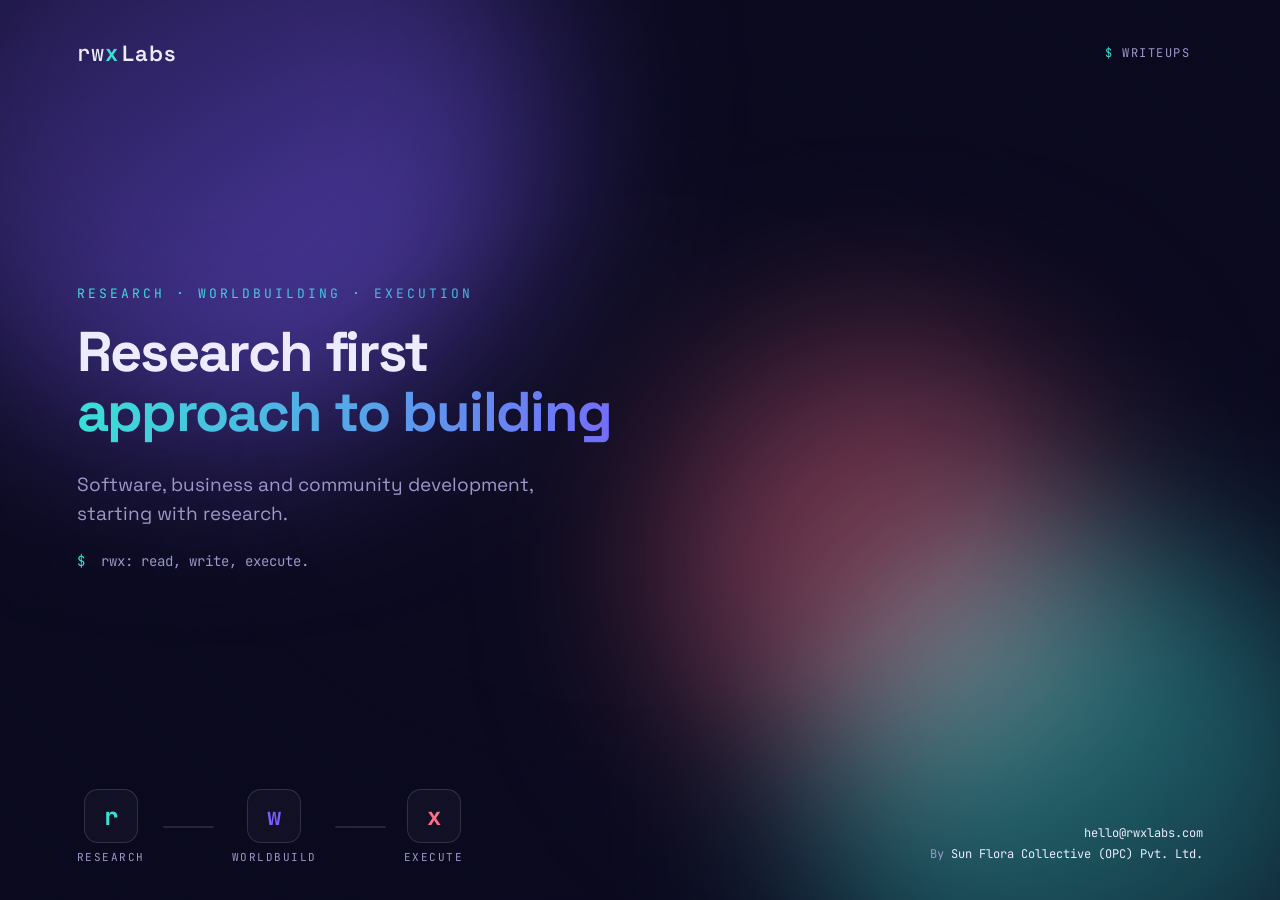
<file: index.html>
<!DOCTYPE html>
<html lang="en">
<head>
<meta charset="UTF-8">
<meta name="viewport" content="width=device-width, initial-scale=1.0">
<title>rwxLabs — Research · Worldbuild · Execution</title>
<meta name="description" content="An independent lab for research, worldbuilding, and execution as one pipeline. Research on grants data, governance and CROPS for Ethereum institutions.">
<link rel="alternate" type="application/json" href="research.json" title="rwxLabs research catalog">
<link rel="alternate" type="application/rss+xml" href="feed.xml" title="rwxLabs research">
<link rel="preconnect" href="https://fonts.googleapis.com">
<link rel="preconnect" href="https://fonts.gstatic.com" crossorigin>
<link href="https://fonts.googleapis.com/css2?family=Space+Grotesk:wght@400;500;600;700&family=JetBrains+Mono:wght@400;500;700&display=swap" rel="stylesheet">
<style>
  :root {
    --bg0: #0B0A1F;
    --bg1: #16123A;
    --violet: #7C5CFF;
    --cyan: #38E1D6;
    --coral: #FF6E8A;
    --gold: #FFC861;
    --text: #EDEBFF;
    --dim: #9B97C9;
    --mono: "JetBrains Mono", ui-monospace, monospace;
    --sans: "Space Grotesk", system-ui, sans-serif;
  }
  * { margin: 0; padding: 0; box-sizing: border-box; }
  html, body { height: 100%; overflow: hidden; }
  body {
    background: var(--bg0);
    color: var(--text);
    font-family: var(--sans);
    -webkit-font-smoothing: antialiased;
    position: relative;
  }

  /* ambient animated background */
  .aurora { position: fixed; inset: 0; z-index: 0; overflow: hidden; }
  .blob { position: absolute; border-radius: 50%; filter: blur(90px); opacity: 0.55; mix-blend-mode: screen; }
  .b1 { width: 52vw; height: 52vw; background: var(--violet); top: -18vw; left: -10vw; animation: drift1 22s ease-in-out infinite; }
  .b2 { width: 44vw; height: 44vw; background: var(--cyan); bottom: -16vw; right: -8vw; animation: drift2 26s ease-in-out infinite; }
  .b3 { width: 34vw; height: 34vw; background: var(--coral); top: 38%; left: 52%; opacity: 0.4; animation: drift3 30s ease-in-out infinite; }
  @keyframes drift1 { 0%,100%{transform:translate(0,0) scale(1)} 50%{transform:translate(8vw,6vw) scale(1.12)} }
  @keyframes drift2 { 0%,100%{transform:translate(0,0) scale(1)} 50%{transform:translate(-7vw,-5vw) scale(1.1)} }
  @keyframes drift3 { 0%,100%{transform:translate(0,0) scale(1)} 50%{transform:translate(-6vw,4vw) scale(0.9)} }

  /* subtle grain/vignette */
  .vignette { position: fixed; inset: 0; z-index: 1; pointer-events: none;
    background: radial-gradient(ellipse at center, transparent 40%, rgba(11,10,31,0.6) 100%); }

  .frame { position: relative; z-index: 2; height: 100%; display: flex; flex-direction: column;
    padding: clamp(22px, 4vh, 46px) clamp(24px, 6vw, 80px); }

  /* top bar */
  .top { display: flex; justify-content: space-between; align-items: center; }
  .logo { font-family: var(--mono); font-size: clamp(18px,2.4vw,22px); font-weight: 500; letter-spacing: 1px; }
  .logo .x { color: var(--cyan); font-weight: 700; }
  .logo .labs { font-family: var(--sans); font-weight: 600; margin-left: 3px; }
  .tabs { display: flex; gap: 4px; flex-wrap: wrap; font-family: var(--mono); font-size: 12px; letter-spacing: 1.5px;
    text-transform: uppercase; opacity: 0; animation: fadein .8s ease forwards .3s; }
  .tabs a { color: var(--dim); text-decoration: none; padding: 8px 12px; border-radius: 10px; border: 1px solid transparent; transition: color .2s, border-color .2s; }
  .tabs a:hover { color: var(--text); border-color: rgba(237,235,255,0.14); }
  .tabs a .k { color: var(--cyan); }

  /* center thesis */
  .core { flex: 1; display: flex; flex-direction: column; justify-content: center; max-width: 100%; }
  .eyebrow { font-family: var(--mono); font-size: clamp(11px,1.4vw,13px); letter-spacing: 3px;
    text-transform: uppercase; margin-bottom: clamp(14px,2.2vh,22px);
    background: linear-gradient(90deg, var(--cyan), var(--violet), var(--coral));
    -webkit-background-clip: text; background-clip: text; -webkit-text-fill-color: transparent;
    background-size: 200% auto; animation: shimmer 6s linear infinite, fadein .8s ease forwards; }
  @keyframes shimmer { to { background-position: 200% center; } }

  h1 { font-size: clamp(28px, 4.4vw, 56px); font-weight: 700; line-height: 1.08;
    letter-spacing: -0.03em; }
  h1 .line { white-space: nowrap; }
  h1 .line { display: block; opacity: 0; transform: translateY(22px);
    animation: rise .9s cubic-bezier(.2,.7,.2,1) forwards; }
  h1 .line:nth-child(1){ animation-delay:.15s } 
  h1 .line:nth-child(2){ animation-delay:.30s }
  h1 .line:nth-child(3){ animation-delay:.45s }
  h1 .grad { background: linear-gradient(100deg, var(--cyan) 0%, var(--violet) 55%, var(--coral) 100%);
    -webkit-background-clip: text; background-clip: text; -webkit-text-fill-color: transparent; }

  .sub { margin-top: clamp(18px,3vh,30px); font-size: clamp(15px,1.7vw,19px); color: var(--dim);
    max-width: 42ch; line-height: 1.55; opacity: 0; animation: fadein 1s ease forwards .7s; }
  .note { margin-top: clamp(16px,2.4vh,22px); font-family: var(--mono);
    font-size: clamp(12px,1.3vw,14px); color: var(--dim); max-width: 52ch; line-height: 1.7;
    opacity: 0; animation: fadein 1s ease forwards .9s; }
  .note .prompt { color: var(--cyan); margin-right: 8px; }
  .note .hl-mono { color: var(--text); font-weight: 700; }

  /* pipeline + footer row */
  .base { display: flex; justify-content: space-between; align-items: flex-end; gap: 24px; flex-wrap: wrap; }

  .pipe { display: flex; align-items: center; gap: clamp(10px,1.4vw,20px);
    opacity: 0; animation: fadein 1s ease forwards .9s; }
  .node { display: flex; flex-direction: column; align-items: center; gap: 7px; position: relative; }
  .dot { width: clamp(40px,5vw,54px); height: clamp(40px,5vw,54px); border-radius: 14px;
    display: grid; place-items: center; font-family: var(--mono); font-weight: 700;
    font-size: clamp(18px,2.4vw,24px); border: 1px solid rgba(237,235,255,0.14);
    background: rgba(255,255,255,0.03); backdrop-filter: blur(8px); position: relative; overflow: hidden; }
  .node.n1 .dot { color: var(--cyan); }
  .node.n2 .dot { color: var(--violet); }
  .node.n3 .dot { color: var(--coral); }
  .dot::after { content:""; position:absolute; inset:0; border-radius:14px;
    box-shadow: 0 0 0 0 currentColor; animation: pulse 3s ease-in-out infinite; }
  .node.n1 .dot::after { animation-delay: 0s; }
  .node.n2 .dot::after { animation-delay: 1s; }
  .node.n3 .dot::after { animation-delay: 2s; }
  @keyframes pulse { 0%,100%{ box-shadow: 0 0 0 0 rgba(255,255,255,0);} 
    35%{ box-shadow: 0 0 22px 1px currentColor; opacity:1;} }
  .node .lbl { font-family: var(--mono); font-size: clamp(9px,1vw,11px); letter-spacing: 1.5px;
    text-transform: uppercase; color: var(--dim); }

  .conn { width: clamp(26px,4vw,60px); height: 2px; border-radius: 2px; position: relative; overflow: hidden;
    background: rgba(237,235,255,0.12); }
  .conn::before { content:""; position:absolute; top:0; left:-40%; width:40%; height:100%;
    background: linear-gradient(90deg, transparent, var(--cyan), transparent);
    animation: flow 3s linear infinite; }
  .conn.c2::before { background: linear-gradient(90deg, transparent, var(--violet), transparent); animation-delay: 1.5s; }
  @keyframes flow { 0%{ left:-40%; } 100%{ left:110%; } }

  .meta { font-family: var(--mono); font-size: clamp(10px,1.1vw,12px); color: var(--dim);
    text-align: right; line-height: 1.7; opacity: 0; animation: fadein 1s ease forwards 1.1s; }
  .meta a { color: var(--text); text-decoration: none; transition: color .2s; }
  .meta a:hover { color: var(--cyan); }

  @keyframes rise { to { opacity: 1; transform: translateY(0); } }
  @keyframes fadein { to { opacity: 1; } }

  @media (max-width: 680px) {
    .core { max-width: 100%; }
    h1 { font-size: clamp(28px,8vw,40px); }
    h1 .line { white-space: normal; }
    .base { flex-direction: column; align-items: flex-start; gap: 22px; }
    .meta { text-align: left; }
    .top { flex-wrap: wrap; gap: 12px; }
    .tabs a { padding: 6px 8px; }
  }
  @media (prefers-reduced-motion: reduce) {
    * { animation: none !important; }
    h1 .line, .sub, .note, .eyebrow, .pipe, .meta, .tabs { opacity: 1 !important; transform: none !important; }
  }
</style>
</head>
<body>
  <div class="aurora">
    <div class="blob b1"></div>
    <div class="blob b2"></div>
    <div class="blob b3"></div>
  </div>
  <div class="vignette"></div>

  <div class="frame">
    <div class="top">
      <div class="logo">rw<span class="x">x</span><span class="labs">Labs</span></div>
      <nav class="tabs">
        <a href="research.html"><span class="k">$</span> writeups</a>
      </nav>
    </div>

    <div class="core">
      <div class="eyebrow">research · worldbuilding · execution</div>
      <h1>
        <span class="line">Research first</span>
        <span class="line grad">approach to building</span>
      </h1>
      <p class="sub">Software, business and community development, starting with research.</p>
      <p class="note"><span class="prompt">$</span> rwx: read, write, execute.</p>
    </div>

    <div class="base">
      <div class="pipe">
        <div class="node n1"><div class="dot">r</div><div class="lbl">research</div></div>
        <div class="conn c1"></div>
        <div class="node n2"><div class="dot">w</div><div class="lbl">worldbuild</div></div>
        <div class="conn c2"></div>
        <div class="node n3"><div class="dot">x</div><div class="lbl">execute</div></div>
      </div>
      <div class="meta">
        <a href="mailto:hello@rwxlabs.com">hello@rwxlabs.com</a><br>
        By <a href="https://sunfloracollective.com">Sun Flora Collective (OPC) Pvt. Ltd.</a> 
      </div>
    </div>
  </div>
</body>
</html>
</file>
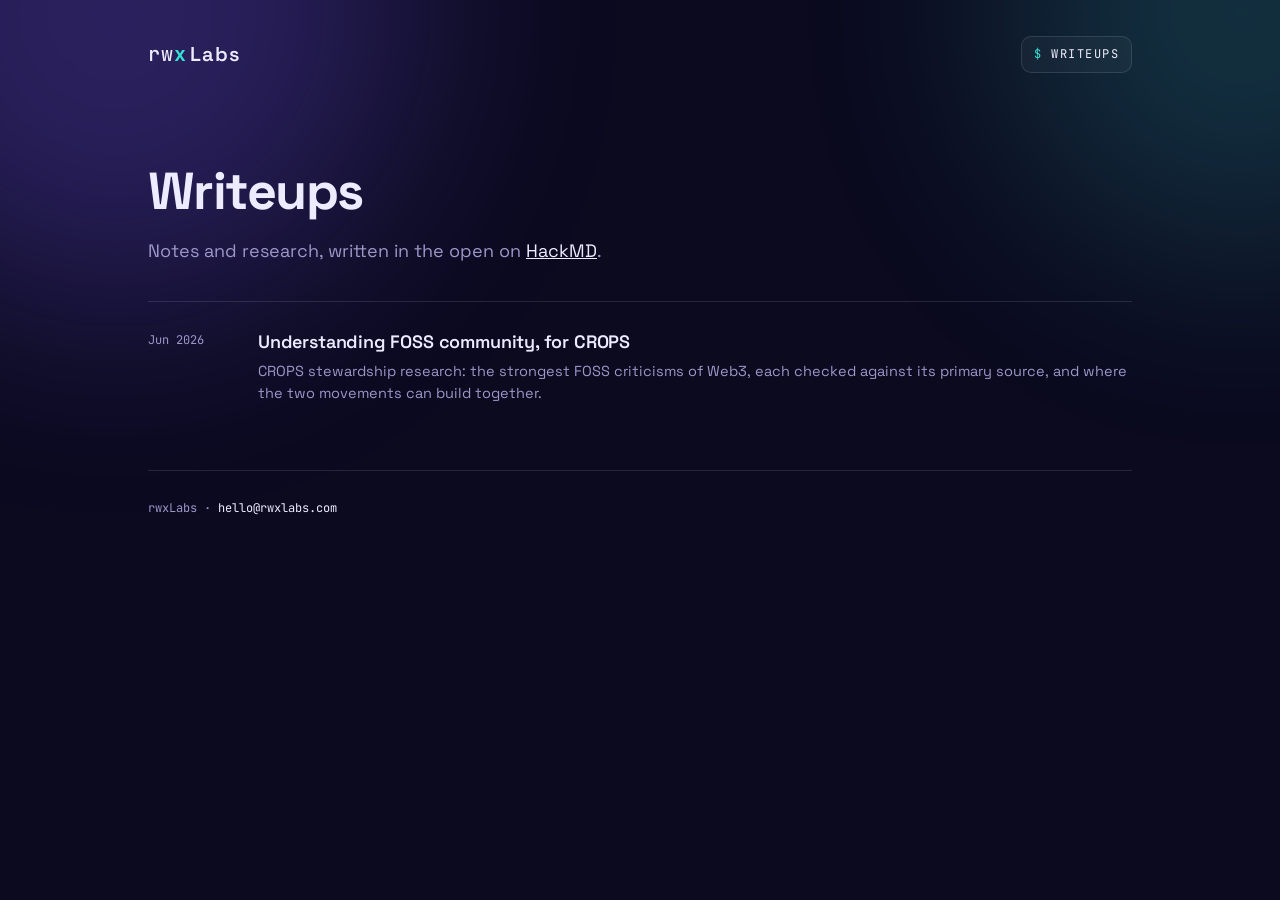
<file: research.html>
<!DOCTYPE html>
<html lang="en">
<head>
<meta charset="UTF-8">
<meta name="viewport" content="width=device-width, initial-scale=1.0">
<title>Writeups — rwxLabs</title>
<meta name="description" content="Writeups from rwxLabs on grants data, governance, ecosystems and open source.">
<link rel="alternate" type="application/rss+xml" href="feed.xml" title="rwxLabs writeups">
<link rel="preconnect" href="https://fonts.googleapis.com">
<link rel="preconnect" href="https://fonts.gstatic.com" crossorigin>
<link href="https://fonts.googleapis.com/css2?family=Space+Grotesk:wght@400;500;600;700&family=JetBrains+Mono:wght@400;500;700&display=swap" rel="stylesheet">
<link rel="stylesheet" href="assets/site.css">
</head>
<body>
<div class="glow"></div>
<div class="wrap">
  <nav class="nav">
    <a class="logo" href="index.html">rw<span class="x">x</span><span class="labs">Labs</span></a>
    <div class="tabs">
      <a href="research.html" aria-current="page"><span class="k">$</span> writeups</a>
    </div>
  </nav>

  <main id="list">
    <header class="page-head">
      <h1>Writeups</h1>
      <p>Notes and research, written in the open on <a href="https://hackmd.io/@rwxlabs">HackMD</a>.</p>
    </header>
    <ol class="posts" id="posts"></ol>
  </main>

  <main id="reader" hidden>
    <div class="reader-bar"><a href="research.html">← writeups</a></div>
    <iframe id="note" class="frame-embed" title="HackMD note"></iframe>
  </main>

  <footer>
    <div>rwxLabs · <a href="mailto:hello@rwxlabs.com">hello@rwxlabs.com</a></div>
  </footer>
</div>

<script src="assets/research.js"></script>
</body>
</html>
</file>
<file: assets/site.css>
/* rwxLabs — shared styles for inner pages (research, work, institutions, article reader).
   Same palette and type as the landing page, calmer motion for reading. */
:root {
  --bg0: #0B0A1F;
  --bg1: #16123A;
  --violet: #7C5CFF;
  --cyan: #38E1D6;
  --coral: #FF6E8A;
  --gold: #FFC861;
  --text: #EDEBFF;
  --dim: #9B97C9;
  --line: rgba(237,235,255,0.12);
  --card: rgba(255,255,255,0.035);
  --mono: "JetBrains Mono", ui-monospace, monospace;
  --sans: "Space Grotesk", system-ui, sans-serif;
  --read: 72ch;
}
* { margin: 0; padding: 0; box-sizing: border-box; }
html { scroll-behavior: smooth; }
body {
  background: var(--bg0); color: var(--text); font-family: var(--sans);
  -webkit-font-smoothing: antialiased; min-height: 100vh; line-height: 1.55;
}
a { color: var(--text); }
a:hover { color: var(--cyan); }
::selection { background: var(--violet); color: #fff; }

/* static ambient glow, no animation on inner pages */
.glow { position: fixed; inset: 0; z-index: 0; pointer-events: none; overflow: hidden; }
.glow::before, .glow::after { content: ""; position: absolute; border-radius: 50%; filter: blur(110px); opacity: .28; }
.glow::before { width: 46vw; height: 46vw; background: var(--violet); top: -22vw; left: -14vw; }
.glow::after  { width: 38vw; height: 38vw; background: var(--cyan); top: -18vw; right: -16vw; opacity: .18; }

.wrap { position: relative; z-index: 1; max-width: 1080px; margin: 0 auto; padding: 0 clamp(16px, 5vw, 48px); }

/* nav */
.nav { display: flex; justify-content: space-between; align-items: center; gap: 16px; flex-wrap: wrap;
  padding: clamp(20px, 4vh, 36px) 0; }
.logo { font-family: var(--mono); font-size: 20px; font-weight: 500; letter-spacing: 1px; text-decoration: none; color: var(--text); }
.logo .x { color: var(--cyan); font-weight: 700; }
.logo .labs { font-family: var(--sans); font-weight: 600; margin-left: 3px; }
.tabs { display: flex; gap: 4px; flex-wrap: wrap; font-family: var(--mono); font-size: 12px; letter-spacing: 1.5px; text-transform: uppercase; }
.tabs a { text-decoration: none; color: var(--dim); padding: 8px 12px; border-radius: 10px; border: 1px solid transparent; }
.tabs a:hover { color: var(--text); border-color: var(--line); }
.tabs a[aria-current="page"] { color: var(--text); border-color: var(--line); background: var(--card); }
.tabs a .k { color: var(--cyan); }

/* headings */
.eyebrow { font-family: var(--mono); font-size: 12px; letter-spacing: 3px; text-transform: uppercase; color: var(--cyan); margin-bottom: 14px; }
.page-head { padding: clamp(24px, 6vh, 64px) 0 clamp(20px, 4vh, 40px); border-bottom: 1px solid var(--line); }
.page-head h1 { font-size: clamp(30px, 5vw, 52px); line-height: 1.08; letter-spacing: -0.03em; font-weight: 700; max-width: 22ch; }
.page-head h1 .grad { background: linear-gradient(100deg, var(--cyan), var(--violet) 55%, var(--coral));
  -webkit-background-clip: text; background-clip: text; -webkit-text-fill-color: transparent; }
.page-head p { margin-top: 18px; color: var(--dim); font-size: clamp(15px, 1.6vw, 18px); max-width: 60ch; }
.page-head .cmd { margin-top: 14px; font-family: var(--mono); font-size: 13px; color: var(--dim); }
.page-head .cmd .p { color: var(--cyan); margin-right: 8px; }

section { padding: clamp(28px, 6vh, 56px) 0; }
section + section { border-top: 1px solid var(--line); }
h2 { font-size: clamp(22px, 3vw, 30px); letter-spacing: -0.02em; margin-bottom: 8px; }
.lede { color: var(--dim); max-width: 64ch; margin-bottom: 24px; }

/* chips + filters */
.filters { display: flex; flex-wrap: wrap; gap: 8px; margin: 22px 0 6px; }
.chip { font-family: var(--mono); font-size: 11px; letter-spacing: 1px; text-transform: uppercase;
  padding: 7px 11px; border-radius: 999px; border: 1px solid var(--line); background: transparent; color: var(--dim); cursor: pointer; }
.chip:hover { color: var(--text); }
.chip[aria-pressed="true"] { color: var(--bg0); background: var(--cyan); border-color: var(--cyan); }
.tag { display: inline-block; font-family: var(--mono); font-size: 10.5px; letter-spacing: .8px; text-transform: uppercase;
  color: var(--dim); border: 1px solid var(--line); border-radius: 999px; padding: 3px 8px; }
.tag.draft { color: var(--gold); border-color: rgba(255,200,97,.4); }
.tag.live { color: var(--cyan); border-color: rgba(56,225,214,.35); }

/* cards */
.grid { display: grid; grid-template-columns: repeat(auto-fill, minmax(300px, 1fr)); gap: 14px; }
.card { display: flex; flex-direction: column; gap: 10px; padding: 18px; border-radius: 16px;
  border: 1px solid var(--line); background: var(--card); text-decoration: none; color: var(--text);
  transition: border-color .2s, transform .2s; min-width: 0; }
a.card:hover { border-color: rgba(56,225,214,.45); transform: translateY(-2px); color: var(--text); }
.card .meta { font-family: var(--mono); font-size: 11px; color: var(--dim); display: flex; gap: 8px; flex-wrap: wrap; align-items: center; }
.card h3 { font-size: 17px; line-height: 1.3; letter-spacing: -0.01em; }
.card p { color: var(--dim); font-size: 14px; }
.card .for { font-family: var(--mono); font-size: 11px; color: var(--dim); margin-top: auto; }
.card .for b { color: var(--text); font-weight: 500; }
.empty { color: var(--dim); font-family: var(--mono); font-size: 13px; padding: 20px 0; }

/* timeline (work) */
.timeline { list-style: none; border-left: 1px solid var(--line); margin-left: 6px; }
.timeline li { position: relative; padding: 0 0 26px 24px; }
.timeline li::before { content: ""; position: absolute; left: -5px; top: 7px; width: 9px; height: 9px; border-radius: 50%; background: var(--violet); }
.timeline li.r::before { background: var(--cyan); }
.timeline li.x::before { background: var(--coral); }
.timeline .when { font-family: var(--mono); font-size: 11px; color: var(--dim); letter-spacing: 1px; text-transform: uppercase; }
.timeline h3 { font-size: 17px; margin: 3px 0 4px; }
.timeline p { color: var(--dim); font-size: 14.5px; max-width: 68ch; }
.timeline a { color: var(--text); }

.stats { display: grid; grid-template-columns: repeat(auto-fit, minmax(150px, 1fr)); gap: 12px; margin: 8px 0 8px; }
.stat { border: 1px solid var(--line); border-radius: 14px; padding: 16px; background: var(--card); }
.stat .n { font-size: 28px; font-weight: 700; letter-spacing: -0.02em; }
.stat .l { font-family: var(--mono); font-size: 11px; color: var(--dim); text-transform: uppercase; letter-spacing: 1px; margin-top: 4px; }

/* institution blocks */
.inst { display: grid; grid-template-columns: minmax(0, 1fr) minmax(0, 1.5fr); gap: clamp(16px, 4vw, 40px); padding: 26px 0; border-top: 1px solid var(--line); }
.inst:first-of-type { border-top: 0; }
.inst h3 { font-size: 20px; letter-spacing: -0.01em; }
.inst .who { color: var(--dim); font-size: 14px; margin-top: 6px; }
.inst .link { font-family: var(--mono); font-size: 12px; margin-top: 10px; display: inline-block; }
.inst .need { font-family: var(--mono); font-size: 11px; color: var(--cyan); letter-spacing: 1px; text-transform: uppercase; margin-bottom: 6px; }
.inst ul { list-style: none; display: flex; flex-direction: column; gap: 8px; }
.inst li a { text-decoration: none; display: block; padding: 10px 12px; border: 1px solid var(--line); border-radius: 12px; background: var(--card); font-size: 14.5px; }
.inst li a:hover { border-color: rgba(56,225,214,.45); }
.inst li a small { display: block; color: var(--dim); font-size: 13px; margin-top: 2px; }

/* reader */
.reader-bar { display: flex; justify-content: space-between; align-items: center; gap: 12px; flex-wrap: wrap;
  padding: 14px 0; border-bottom: 1px solid var(--line); font-family: var(--mono); font-size: 12px; color: var(--dim); }
.reader-bar .actions { display: flex; gap: 8px; flex-wrap: wrap; }
.btn { font-family: var(--mono); font-size: 12px; color: var(--text); text-decoration: none; padding: 7px 11px; border-radius: 10px;
  border: 1px solid var(--line); background: var(--card); cursor: pointer; }
.btn:hover { border-color: var(--cyan); color: var(--text); }
.article { max-width: var(--read); margin: 0 auto; padding: clamp(24px, 5vh, 48px) 0 64px; font-size: 17px; line-height: 1.72; }
.article > * + * { margin-top: 1em; }
.article h1 { font-size: clamp(28px, 4vw, 40px); line-height: 1.12; letter-spacing: -0.025em; }
.article h2 { font-size: 24px; margin-top: 1.8em; }
.article h3 { font-size: 19px; margin-top: 1.5em; }
.article h4, .article h5, .article h6 { font-size: 15px; font-family: var(--mono); color: var(--dim); font-weight: 500; margin-top: 1.2em; }
.article p, .article li { color: #D9D6F5; }
.article ul, .article ol { padding-left: 1.4em; }
.article li + li { margin-top: .35em; }
.article a { color: var(--cyan); text-underline-offset: 3px; }
.article strong { color: var(--text); }
.article blockquote { border-left: 2px solid var(--violet); padding: 2px 0 2px 16px; color: var(--dim); }
.article code { font-family: var(--mono); font-size: .86em; background: rgba(255,255,255,.06); padding: .1em .35em; border-radius: 6px; }
.article pre { background: var(--bg1); border: 1px solid var(--line); border-radius: 12px; padding: 14px; overflow-x: auto; }
.article pre code { background: none; padding: 0; }
.article img { max-width: 100%; height: auto; border-radius: 10px; border: 1px solid var(--line); }
.article hr { border: 0; border-top: 1px solid var(--line); margin: 2em 0; }
.article .table-wrap { overflow-x: auto; }
.article table { border-collapse: collapse; font-size: 14px; min-width: 100%; }
.article th, .article td { border: 1px solid var(--line); padding: 8px 10px; text-align: left; vertical-align: top; }
.article th { background: var(--bg1); }
.frame-embed { display: block; width: 100%; height: calc(100vh - 170px); min-height: 480px; border: 1px solid var(--line); border-radius: 14px; background: #fff; margin: 16px 0 40px; }
.cite { max-width: var(--read); margin: 0 auto 64px; border: 1px solid var(--line); border-radius: 14px; padding: 16px; background: var(--card); }
.cite .h { font-family: var(--mono); font-size: 11px; letter-spacing: 1.5px; text-transform: uppercase; color: var(--dim); margin-bottom: 8px; }
.cite pre { font-family: var(--mono); font-size: 12.5px; white-space: pre-wrap; word-break: break-word; color: var(--text); }
.notice { max-width: var(--read); margin: 20px auto 0; font-family: var(--mono); font-size: 12.5px; color: var(--gold);
  border: 1px dashed rgba(255,200,97,.45); border-radius: 12px; padding: 12px 14px; }

/* footer */
footer { border-top: 1px solid var(--line); padding: 28px 0 40px; font-family: var(--mono); font-size: 12px; color: var(--dim);
  display: flex; justify-content: space-between; gap: 16px; flex-wrap: wrap; }
footer a { color: var(--text); text-decoration: none; }
footer .machine a { color: var(--dim); margin-right: 10px; }
footer .machine a:hover { color: var(--cyan); }

@media (max-width: 720px) {
  .inst { grid-template-columns: 1fr; }
  .tabs a { padding: 7px 9px; }
  .article { font-size: 16px; }
}
@media (prefers-reduced-motion: reduce) { * { transition: none !important; } }

/* writeups list */
.posts { list-style: none; padding: 8px 0 48px; }
.posts li + li { border-top: 1px solid var(--line); }
.posts a { display: grid; grid-template-columns: 90px minmax(0, 1fr); column-gap: 20px; row-gap: 4px; padding: 18px 0; text-decoration: none; color: var(--text); }
.posts a:hover .t { color: var(--cyan); }
.posts .d { grid-row: span 2; font-family: var(--mono); font-size: 12px; color: var(--dim); padding-top: 3px; }
.posts .t { font-size: 18px; font-weight: 600; letter-spacing: -0.01em; transition: color .2s; }
.posts .s { color: var(--dim); font-size: 14.5px; }
@media (max-width: 560px) {
  .posts a { grid-template-columns: 1fr; }
  .posts .d { grid-row: auto; padding: 0; }
}
</file>
